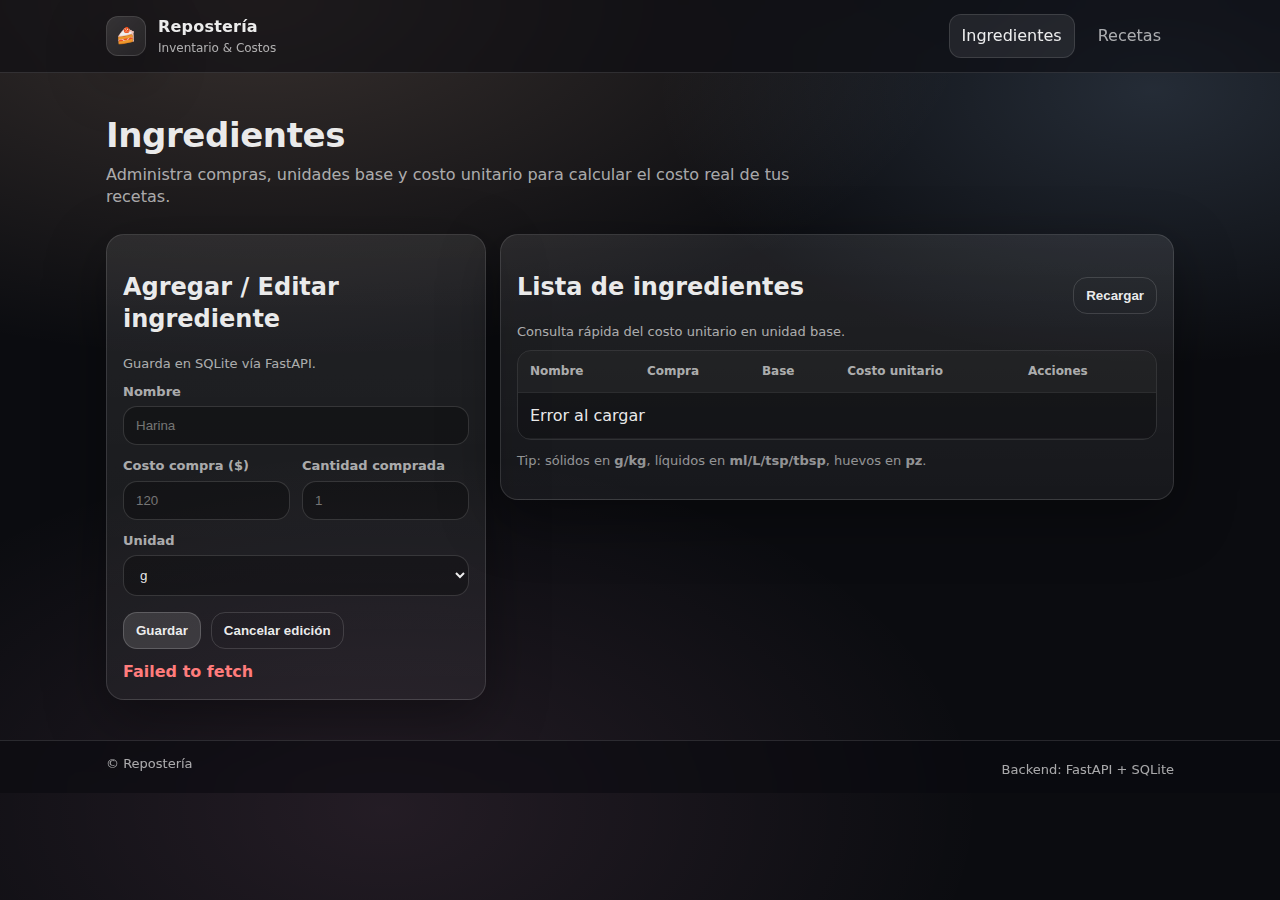
<file: frontend/index.html>
<!doctype html>
<html lang="es">
<head>
  <meta charset="utf-8" />
  <meta name="viewport" content="width=device-width, initial-scale=1" />
  <title>Repostería - Ingredientes</title>
  <link rel="stylesheet" href="./style.css" />
</head>
<body>
  <header class="topbar">
    <div class="topbar__inner">
      <div class="brand">
        <div class="brand__logo">🍰</div>
        <div class="brand__text">
          <div class="brand__name">Repostería</div>
          <div class="brand__tag">Inventario & Costos</div>
        </div>
      </div>

      <nav class="nav">
        <a class="nav__link active" href="./index.html">Ingredientes</a>
        <a class="nav__link" href="./recetas.html">Recetas</a>
      </nav>
    </div>
  </header>

  <main class="container">
    <section class="hero">
      <h1>Ingredientes</h1>
      <p class="sub">
        Administra compras, unidades base y costo unitario para calcular el costo real de tus recetas.
      </p>
    </section>

    <section class="grid">
      <section class="card">
        <div class="card__head">
          <h2>Agregar / Editar ingrediente</h2>
          <p class="muted">Guarda en SQLite vía FastAPI.</p>
        </div>

        <form id="form" class="form">
          <div class="form__row">
            <label class="field">
              <span class="field__label">Nombre</span>
              <input class="field__input" name="nombre" placeholder="Harina" required />
            </label>
          </div>

          <div class="form__row grid2">
            <label class="field">
              <span class="field__label">Costo compra ($)</span>
              <input class="field__input" name="costo_compra" type="number" step="0.01" min="0" placeholder="120" required />
            </label>

            <label class="field">
              <span class="field__label">Cantidad comprada</span>
              <input class="field__input" name="cantidad_compra" type="number" step="0.001" min="0" placeholder="1" required />
            </label>
          </div>

          <div class="form__row">
            <label class="field">
              <span class="field__label">Unidad</span>
              <select class="field__input" name="unidad" required>
                <option value="g">g</option>
                <option value="kg">kg</option>
                <option value="ml">ml</option>
                <option value="l">l</option>
                <option value="tsp">tsp (cucharadita)</option>
                <option value="tbsp">tbsp (cucharada)</option>
                <option value="pz">pz</option>
              </select>
            </label>
          </div>

          <div class="actions">
            <button class="btn" type="submit">Guardar</button>
            <button class="btn btn--ghost" type="button" id="btnCancelar">Cancelar edición</button>
          </div>

          <p id="msg" class="msg"></p>
        </form>
      </section>

      <section class="card">
        <div class="card__head row">
          <div>
            <h2>Lista de ingredientes</h2>
            <p class="muted">Consulta rápida del costo unitario en unidad base.</p>
          </div>
          <button id="btnReload" type="button" class="btn btn--ghost">Recargar</button>
        </div>

        <div class="tableWrap">
          <table class="table">
            <thead>
              <tr>
                <th>Nombre</th>
                <th>Compra</th>
                <th>Base</th>
                <th>Costo unitario</th>
                <th class="th-actions">Acciones</th>
              </tr>
            </thead>
            <tbody id="tabla"></tbody>
          </table>
        </div>

        <p class="hint">
          Tip: sólidos en <b>g/kg</b>, líquidos en <b>ml/L/tsp/tbsp</b>, huevos en <b>pz</b>.
        </p>
      </section>
    </section>
  </main>

  <footer class="footer">
    <div class="footer__inner">
      <span>© Repostería</span>
      <span class="muted">Backend: FastAPI + SQLite</span>
    </div>
  </footer>

  <script src="./app.js"></script>
</body>
</html>
</file>
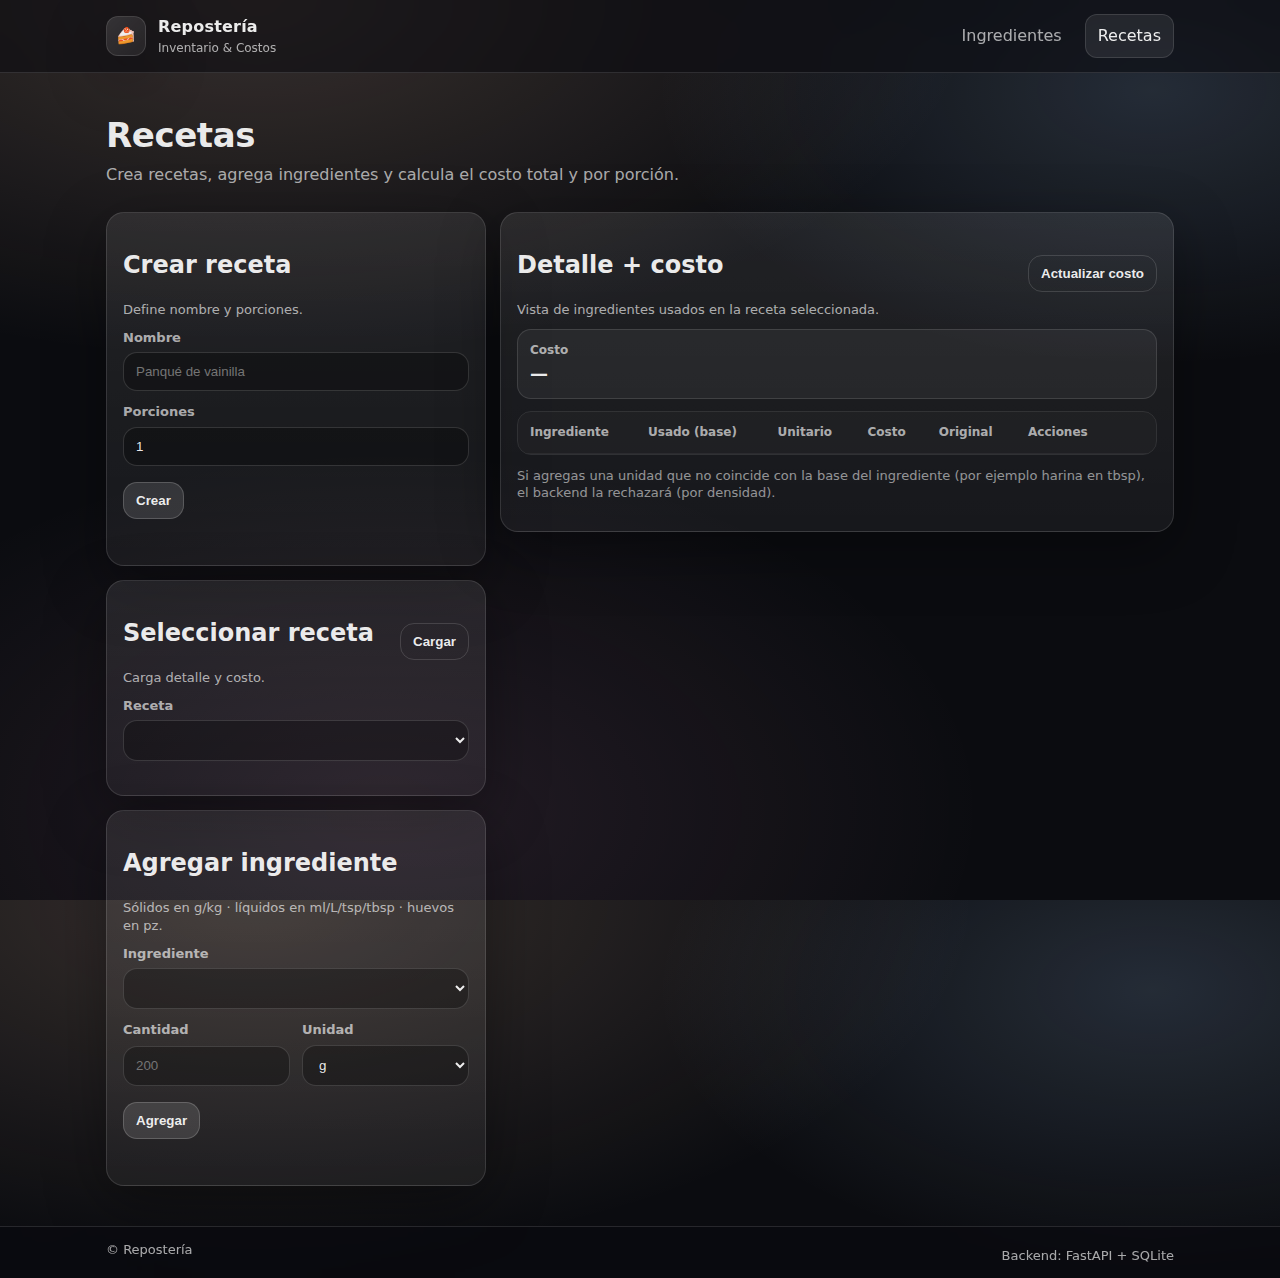
<file: frontend/recetas.html>
<!doctype html>
<html lang="es">
<head>
  <meta charset="utf-8" />
  <meta name="viewport" content="width=device-width, initial-scale=1" />
  <title>Repostería - Recetas</title>
  <link rel="stylesheet" href="./style.css" />
</head>
<body>
  <header class="topbar">
    <div class="topbar__inner">
      <div class="brand">
        <div class="brand__logo">🍰</div>
        <div class="brand__text">
          <div class="brand__name">Repostería</div>
          <div class="brand__tag">Inventario & Costos</div>
        </div>
      </div>

      <nav class="nav">
        <a class="nav__link" href="./index.html">Ingredientes</a>
        <a class="nav__link active" href="./recetas.html">Recetas</a>
      </nav>
    </div>
  </header>

  <main class="container">
    <section class="hero">
      <h1>Recetas</h1>
      <p class="sub">
        Crea recetas, agrega ingredientes y calcula el costo total y por porción.
      </p>
    </section>

    <section class="grid-recetas">
      <!-- Panel izquierdo -->
      <section class="stack">
        <section class="card">
          <div class="card__head">
            <h2>Crear receta</h2>
            <p class="muted">Define nombre y porciones.</p>
          </div>

          <form id="formReceta" class="form">
            <div class="form__row">
              <label class="field">
                <span class="field__label">Nombre</span>
                <input class="field__input" name="nombre" placeholder="Panqué de vainilla" required />
              </label>
            </div>

            <div class="form__row">
              <label class="field">
                <span class="field__label">Porciones</span>
                <input class="field__input" name="porciones" type="number" min="1" step="1" value="1" required />
              </label>
            </div>

            <div class="actions">
              <button type="submit" class="btn">Crear</button>
            </div>

            <p id="msgReceta" class="msg"></p>
          </form>
        </section>

        <section class="card">
          <div class="card__head row">
            <div>
              <h2>Seleccionar receta</h2>
              <p class="muted">Carga detalle y costo.</p>
            </div>
            <button id="btnCargar" type="button" class="btn btn--ghost">Cargar</button>
          </div>

          <div class="form__row">
            <label class="field">
              <span class="field__label">Receta</span>
              <select id="selectReceta" class="field__input"></select>
            </label>
          </div>

          <p id="msgLoad" class="msg"></p>
        </section>

        <section class="card">
          <div class="card__head">
            <h2>Agregar ingrediente</h2>
            <p class="muted">Sólidos en g/kg · líquidos en ml/L/tsp/tbsp · huevos en pz.</p>
          </div>

          <form id="formItem" class="form">
            <div class="form__row">
              <label class="field">
                <span class="field__label">Ingrediente</span>
                <select id="selectIngrediente" class="field__input"></select>
              </label>
            </div>

            <div class="form__row grid2">
              <label class="field">
                <span class="field__label">Cantidad</span>
                <input class="field__input" name="cantidad" type="number" step="0.001" min="0" placeholder="200" required />
              </label>

              <label class="field">
                <span class="field__label">Unidad</span>
                <select class="field__input" name="unidad" required>
                  <option value="g">g</option>
                  <option value="kg">kg</option>
                  <option value="ml">ml</option>
                  <option value="l">l</option>
                  <option value="tsp">tsp</option>
                  <option value="tbsp">tbsp</option>
                  <option value="pz">pz</option>
                </select>
              </label>
            </div>

            <div class="actions">
              <button type="submit" class="btn">Agregar</button>
            </div>

            <p id="msgItem" class="msg"></p>
          </form>
        </section>
      </section>

      <!-- Panel derecho -->
      <section class="card">
        <div class="card__head row">
          <div>
            <h2>Detalle + costo</h2>
            <p class="muted">Vista de ingredientes usados en la receta seleccionada.</p>
          </div>
          <button id="btnCosto" type="button" class="btn btn--ghost">Actualizar costo</button>
        </div>

        <div class="kpis">
          <div class="kpi">
            <div class="kpi__label">Costo</div>
            <div id="costoTxt" class="kpi__value">—</div>
          </div>
        </div>

        <div class="tableWrap">
          <table class="table">
            <thead>
              <tr>
                <th>Ingrediente</th>
                <th>Usado (base)</th>
                <th>Unitario</th>
                <th>Costo</th>
                <th>Original</th>
                <th class="th-actions">Acciones</th>
              </tr>
            </thead>
            <tbody id="tablaItems"></tbody>
          </table>
        </div>

        <p class="hint">
          Si agregas una unidad que no coincide con la base del ingrediente (por ejemplo harina en tbsp),
          el backend la rechazará (por densidad).
        </p>
      </section>
    </section>
  </main>

  <footer class="footer">
    <div class="footer__inner">
      <span>© Repostería</span>
      <span class="muted">Backend: FastAPI + SQLite</span>
    </div>
  </footer>

  <script src="./recetas.js"></script>
</body>
</html>
</file>
<file: frontend/style.css>
:root{
  --bg: #0b0c10;
  --panel: rgba(255,255,255,0.06);
  --panel2: rgba(255,255,255,0.08);
  --border: rgba(255,255,255,0.12);
  --text: rgba(255,255,255,0.92);
  --muted: rgba(255,255,255,0.65);
  --muted2: rgba(255,255,255,0.55);
  --shadow: 0 18px 60px rgba(0,0,0,0.35);
  --radius: 18px;
}

*{ box-sizing:border-box; }
html,body{ height:100%; }
body{
  margin:0;
  color: var(--text);
  background:
    radial-gradient(1200px 600px at 20% 0%, rgba(255, 210, 180, 0.18), transparent 60%),
    radial-gradient(900px 500px at 90% 10%, rgba(170, 210, 255, 0.16), transparent 55%),
    radial-gradient(1000px 600px at 30% 90%, rgba(255, 170, 220, 0.10), transparent 60%),
    var(--bg);
  font-family: ui-sans-serif, system-ui, -apple-system, Segoe UI, Roboto, Arial, sans-serif;
  line-height:1.35;
}

.container{
  max-width: 1100px;
  margin: 22px auto 40px;
  padding: 0 16px;
}

.topbar{
  position: sticky;
  top:0;
  z-index: 10;
  backdrop-filter: blur(14px);
  background: rgba(10,10,14,0.55);
  border-bottom: 1px solid var(--border);
}
.topbar__inner{
  max-width: 1100px;
  margin: 0 auto;
  padding: 14px 16px;
  display:flex;
  align-items:center;
  justify-content:space-between;
  gap: 14px;
}

.brand{ display:flex; align-items:center; gap: 12px; }
.brand__logo{
  width: 40px; height: 40px;
  display:grid; place-items:center;
  border-radius: 12px;
  background: linear-gradient(135deg, rgba(255,255,255,0.12), rgba(255,255,255,0.06));
  border: 1px solid var(--border);
  box-shadow: var(--shadow);
}
.brand__name{ font-weight: 800; letter-spacing: 0.2px; }
.brand__tag{ font-size: 12px; color: var(--muted); margin-top:2px; }

.nav{ display:flex; gap: 10px; }
.nav__link{
  text-decoration:none;
  color: var(--muted);
  padding: 10px 12px;
  border-radius: 12px;
  border: 1px solid transparent;
}
.nav__link:hover{
  color: var(--text);
  border-color: var(--border);
  background: rgba(255,255,255,0.05);
}
.nav__link.active{
  color: var(--text);
  border-color: var(--border);
  background: rgba(255,255,255,0.08);
}

.hero{ padding: 18px 0 10px; }
h1{ margin:0 0 6px; font-size: 34px; letter-spacing: -0.4px; }
.sub{ margin:0; color: var(--muted); max-width: 70ch; }

.grid{
  display:grid;
  grid-template-columns: 380px 1fr;
  gap: 14px;
  align-items:start;
  margin-top: 16px;
}
@media (max-width: 980px){
  .grid{ grid-template-columns: 1fr; }
}

.card{
  background: linear-gradient(180deg, rgba(255,255,255,0.09), rgba(255,255,255,0.05));
  border: 1px solid var(--border);
  border-radius: var(--radius);
  padding: 16px;
  box-shadow: var(--shadow);
}

.card__head{ margin-bottom: 10px; }
.row{ display:flex; justify-content:space-between; align-items:center; gap: 12px; }
.muted{ color: var(--muted); margin: 6px 0 0; font-size: 13px; }
.hint{ color: var(--muted2); font-size: 13px; margin-top: 12px; }

.form{ display:grid; gap: 12px; margin-top: 10px; }
.form__row{ display:grid; gap: 10px; }

.grid2{ display:grid; grid-template-columns: 1fr 1fr; gap: 12px; }
@media (max-width: 520px){
  .grid2{ grid-template-columns: 1fr; }
}

.field{ display:grid; gap: 6px; }
.field__label{ font-size: 13px; color: var(--muted); font-weight: 650; }
.field__input{
  width:100%;
  padding: 11px 12px;
  border-radius: 14px;
  border: 1px solid rgba(255,255,255,0.14);
  background: rgba(0,0,0,0.28);
  color: var(--text);
  outline: none;
}
.field__input:focus{
  border-color: rgba(255,255,255,0.28);
  box-shadow: 0 0 0 4px rgba(255,255,255,0.06);
}

.actions{ display:flex; gap: 10px; align-items:center; margin-top: 4px; }

.btn{
  appearance:none;
  border: 1px solid rgba(255,255,255,0.18);
  background: rgba(255,255,255,0.12);
  color: var(--text);
  border-radius: 14px;
  padding: 10px 12px;
  font-weight: 700;
  cursor:pointer;
}
.btn:hover{ background: rgba(255,255,255,0.16); }
.btn:active{ transform: translateY(1px); }

.btn--ghost{
  background: transparent;
  border-color: rgba(255,255,255,0.14);
}
.btn--ghost:hover{
  background: rgba(255,255,255,0.08);
}

.msg{ margin: 0; font-weight: 650; min-height: 18px; }
.msg.ok{ color: #7CFFB2; }
.msg.err{ color: #FF7C7C; }

.tableWrap{ overflow:auto; border-radius: 14px; border: 1px solid rgba(255,255,255,0.10); }
.table{
  width: 100%;
  border-collapse: collapse;
  background: rgba(0,0,0,0.20);
}
.table thead th{
  text-align:left;
  font-size: 12px;
  color: var(--muted);
  padding: 12px;
  border-bottom: 1px solid rgba(255,255,255,0.10);
  background: rgba(255,255,255,0.05);
  position: sticky;
  top: 0;
}
.table tbody td{
  padding: 12px;
  border-bottom: 1px solid rgba(255,255,255,0.06);
  vertical-align: middle;
}
.table tbody tr:hover{
  background: rgba(255,255,255,0.04);
}

.th-actions{ width: 140px; }

.footer{
  border-top: 1px solid var(--border);
  background: rgba(10,10,14,0.55);
  backdrop-filter: blur(14px);
}
.footer__inner{
  max-width: 1100px;
  margin: 0 auto;
  padding: 14px 16px;
  display:flex;
  justify-content:space-between;
  color: var(--muted);
  font-size: 13px;
}
.grid-recetas{
  display:grid;
  grid-template-columns: 380px 1fr;
  gap: 14px;
  align-items:start;
  margin-top: 16px;
}
@media (max-width: 980px){
  .grid-recetas{ grid-template-columns: 1fr; }
}

.stack{ display:grid; gap: 14px; }

.kpis{
  display:grid;
  grid-template-columns: 1fr;
  gap: 12px;
  margin: 10px 0 12px;
}
.kpi{
  border: 1px solid rgba(255,255,255,0.12);
  background: rgba(255,255,255,0.05);
  border-radius: 14px;
  padding: 12px;
}
.kpi__label{
  font-size: 12px;
  color: rgba(255,255,255,0.65);
  font-weight: 700;
}
.kpi__value{
  font-size: 18px;
  font-weight: 850;
  margin-top: 4px;
}
</file>
